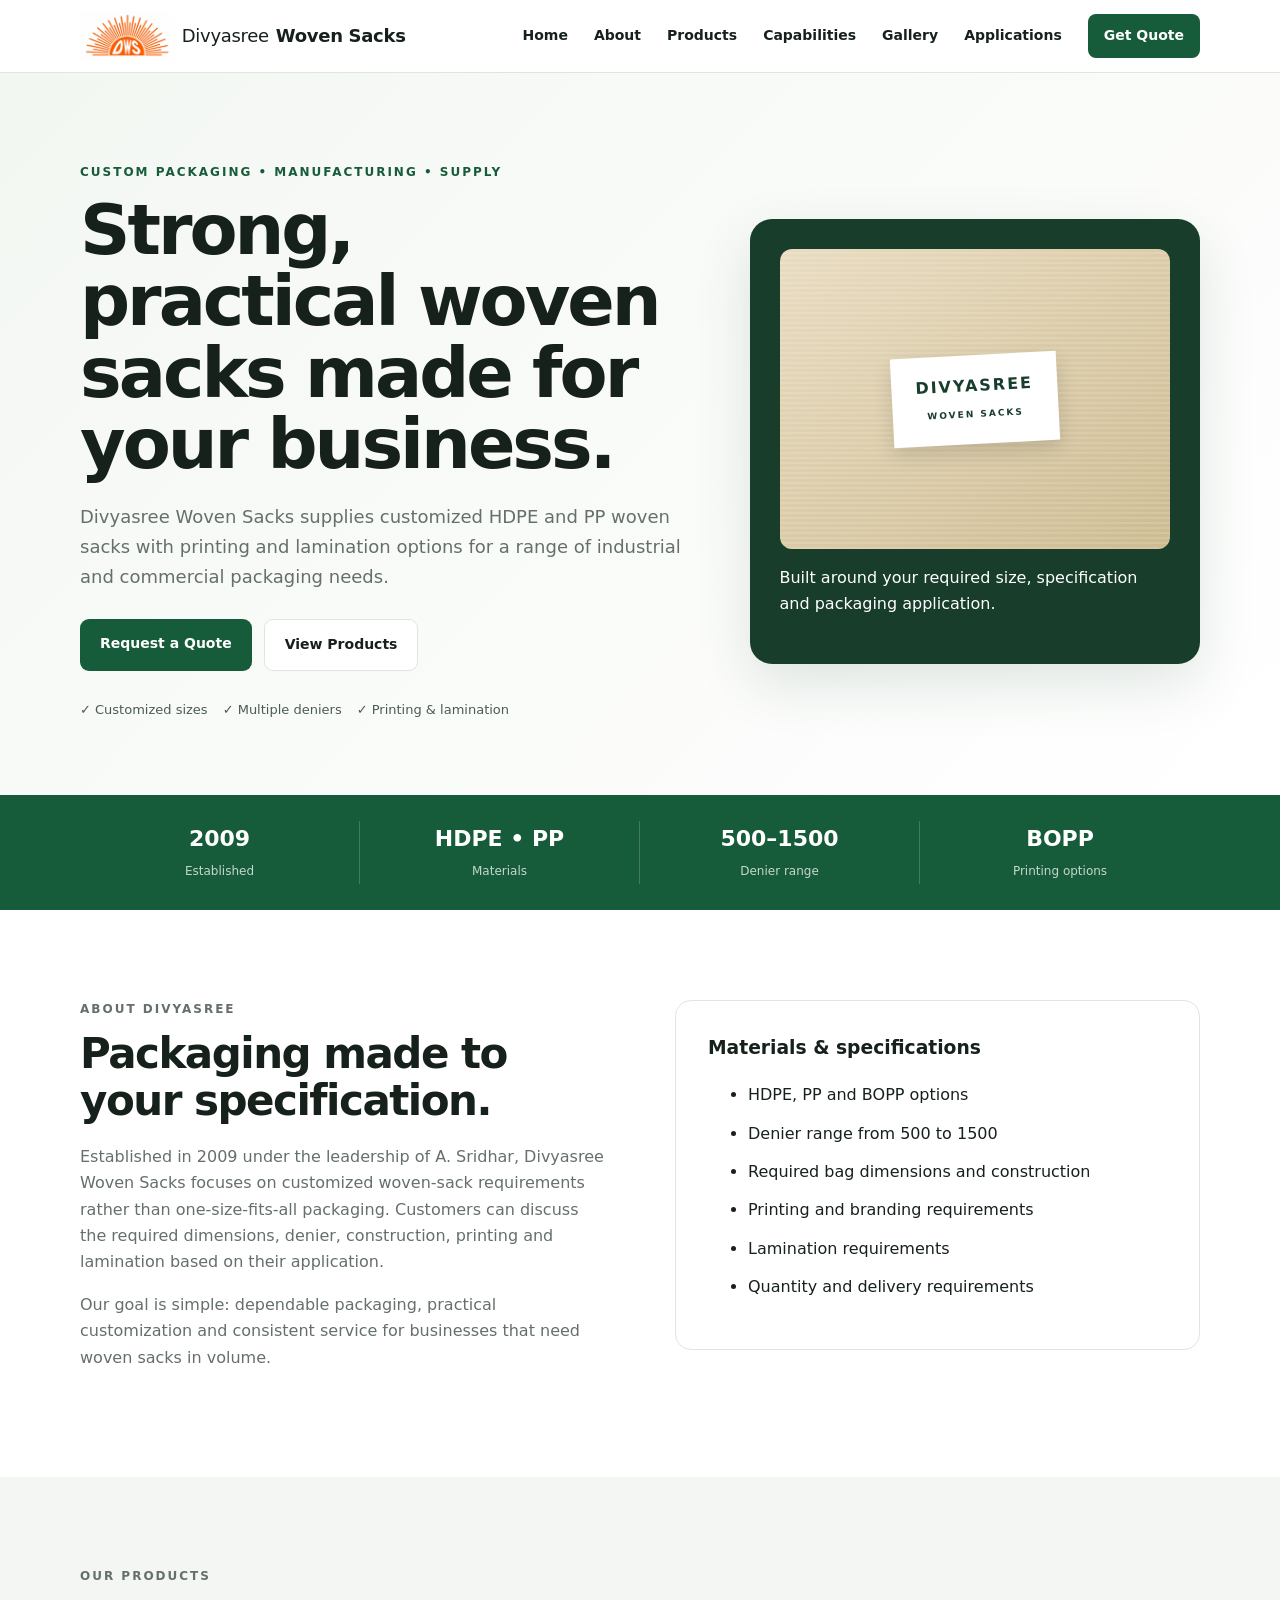
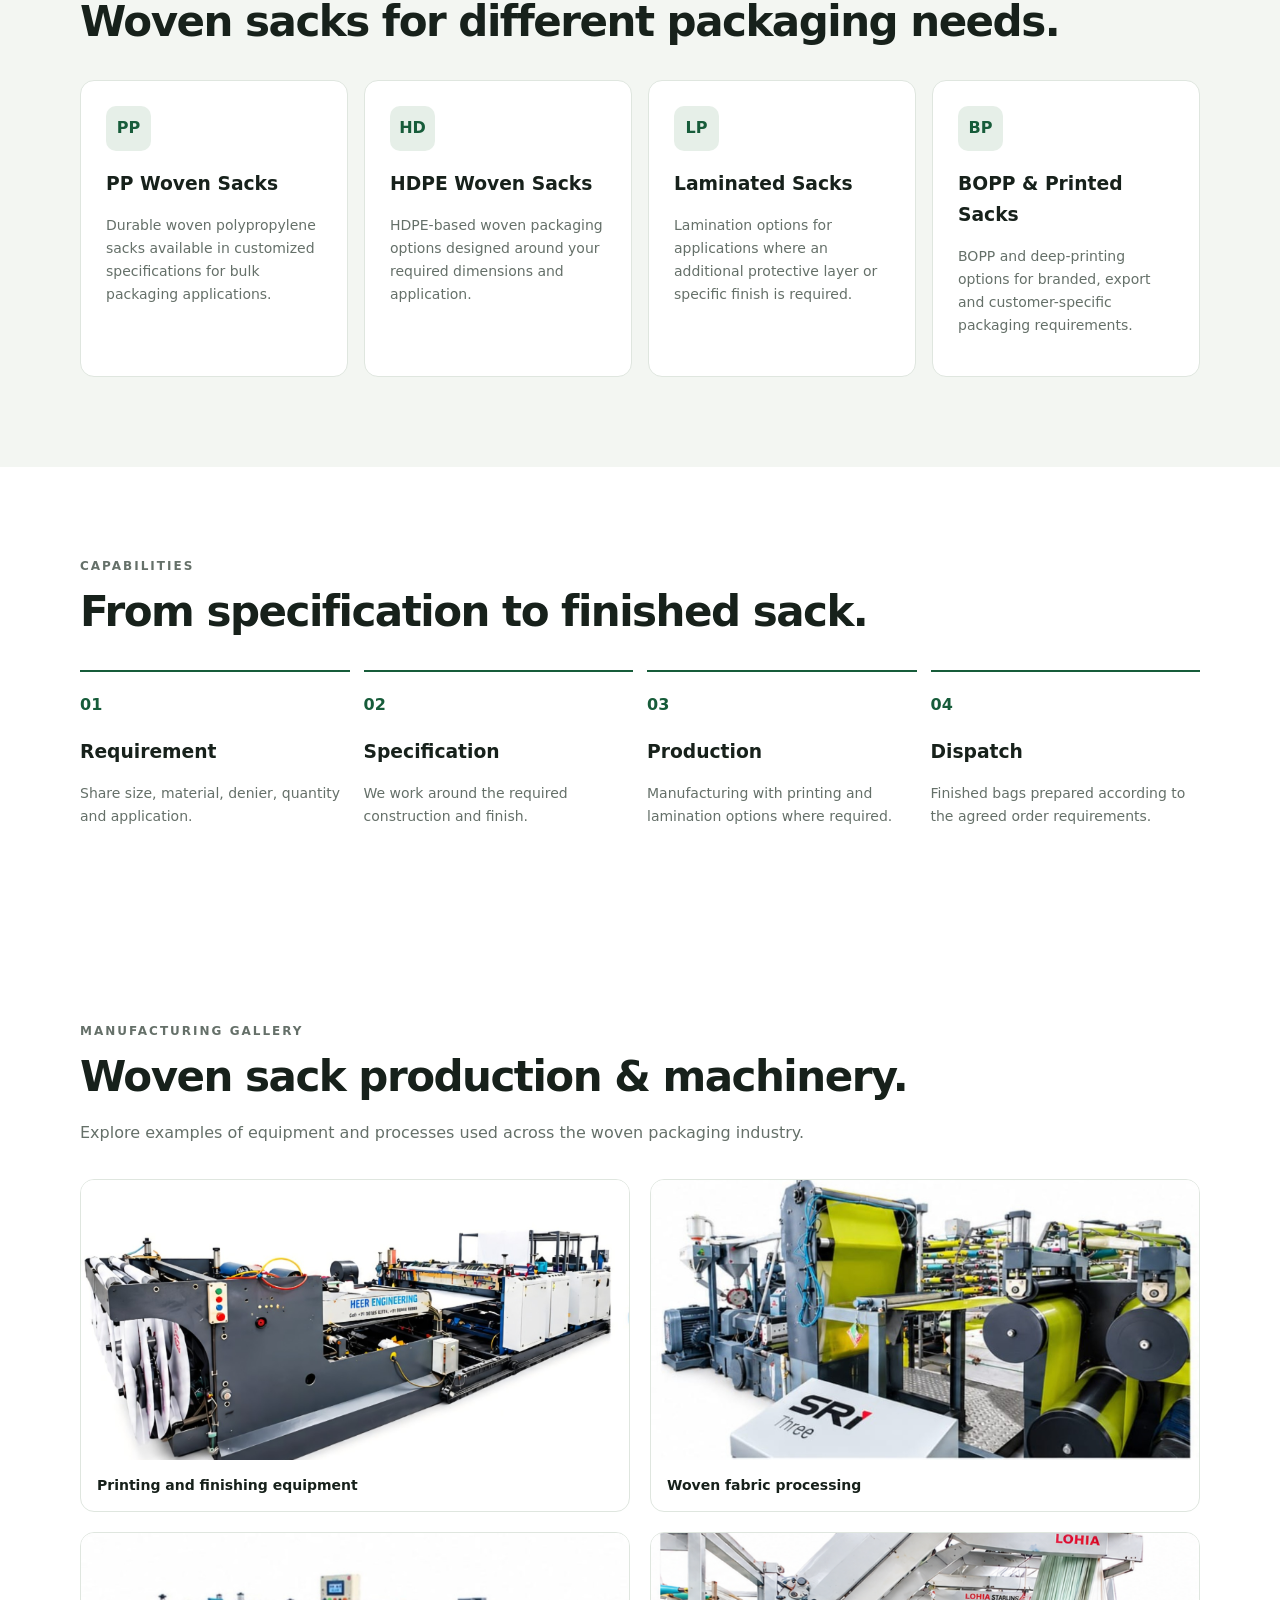
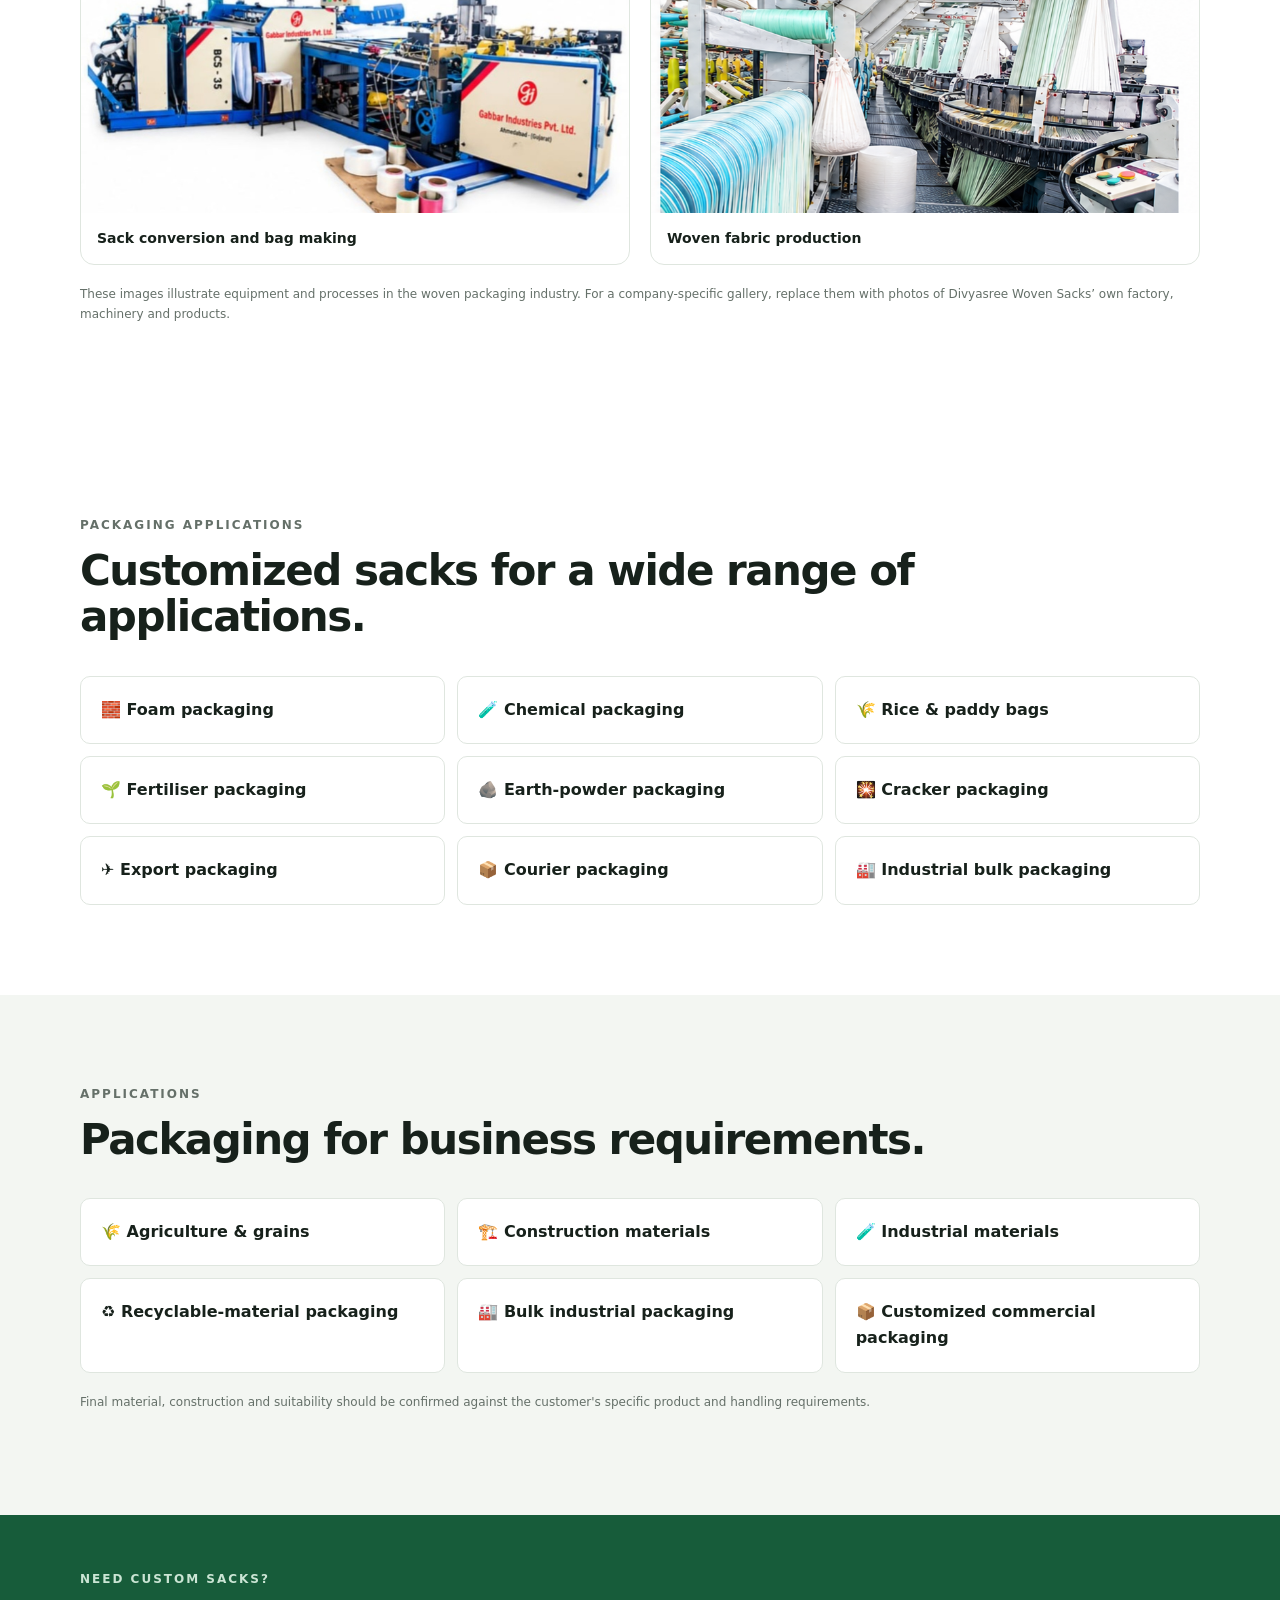
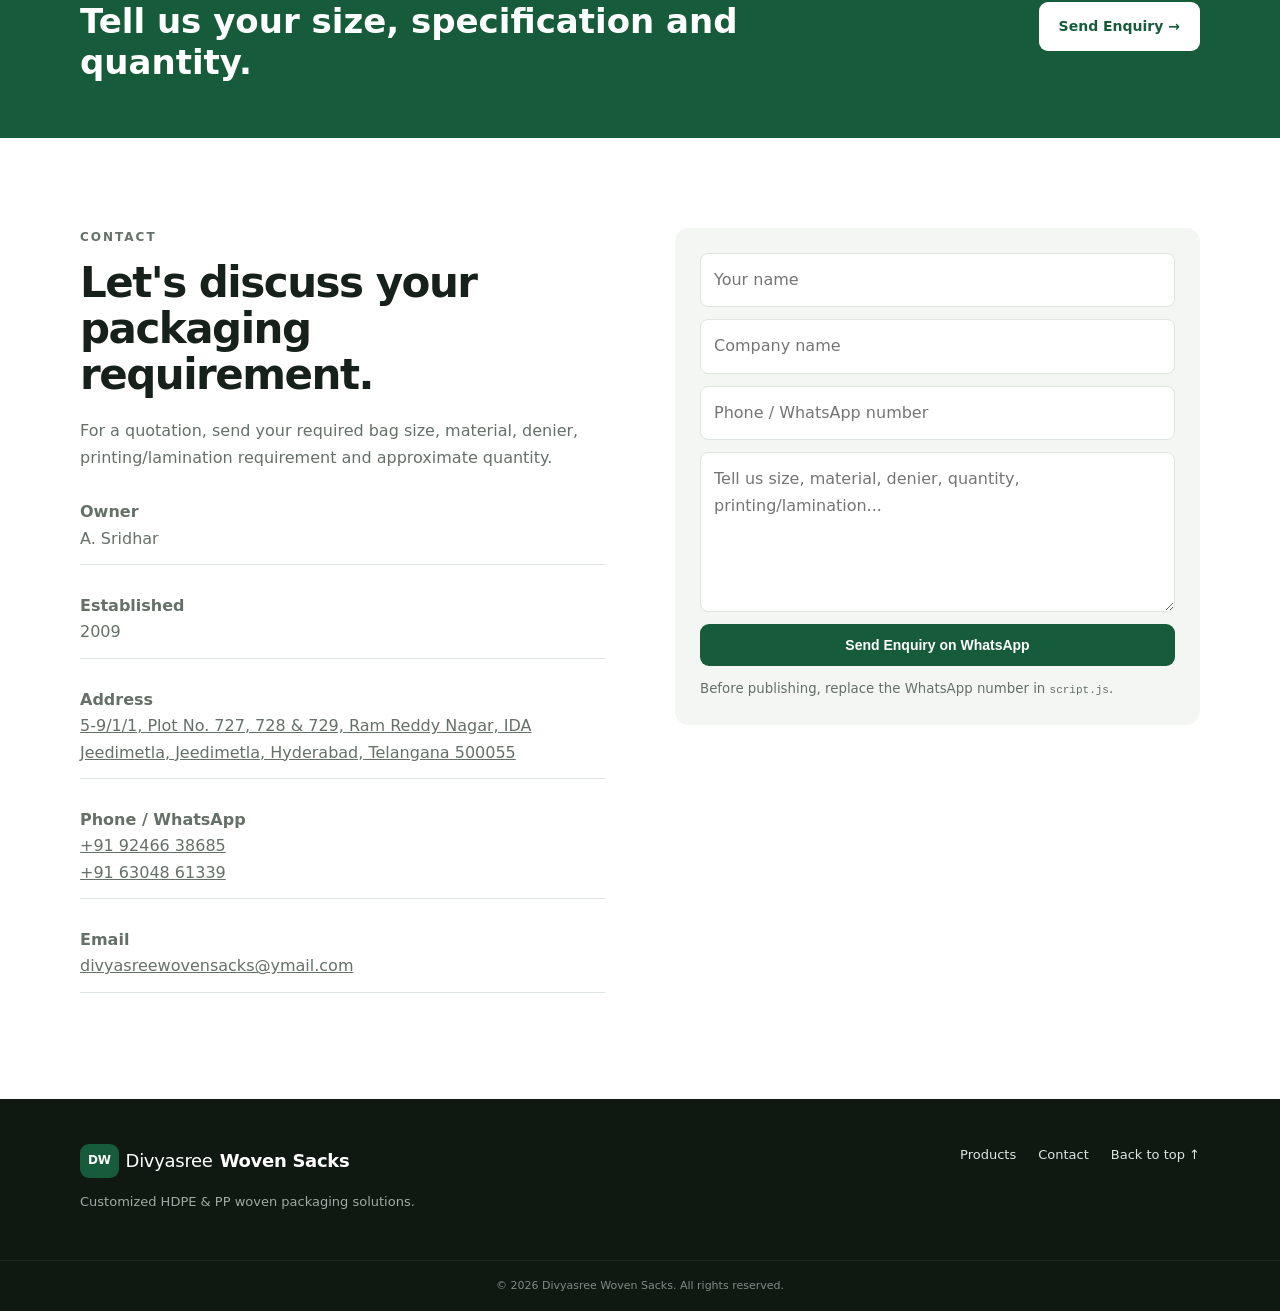
<file: index.html>
<!doctype html>
<html lang="en">
<head> 
<link rel="icon" type="image/jpeg" href="/divyasreewovensacks.github.io/favicon.jpeg?v=2">
  <meta name="google-site-verification" content="fWAm9lSmVxfOkyiezm-b6ggR0S9YFse55doTnzHflNY" /> 
  <meta charset="utf-8">
  <meta name="viewport" content="width=device-width, initial-scale=1">
  <title>Divyasree Woven Sacks | HDPE & PP Woven Sack Manufacturer</title>
  <meta name="description" content="Divyasree Woven Sacks manufactures customized HDPE and PP woven sacks with printing and lamination options. Contact us for customized packaging requirements.">
  <meta name="keywords" content="PP woven sacks, HDPE woven sacks, woven sacks manufacturer Hyderabad, laminated woven sacks, printed woven bags, customized woven sacks">
  <meta name="robots" content="index, follow">
  <link rel="canonical" href="https://revanth-addagulla.github.io/divyasreewovensacks.github.io/">
  <meta property="og:title" content="Divyasree Woven Sacks">
  <meta property="og:description" content="Customized HDPE & PP woven sacks with printing and lamination.">
  <meta property="og:type" content="website">
  <meta property="og:url" content="https://divyasreewovensacks.com/">
  <link rel="stylesheet" href="style.css">
  <script type="application/ld+json">
  {
    "@context":"https://schema.org",
    "@type":"Organization",
    "name":"Divyasree Woven Sacks",
    "url":"https://divyasreewovensacks.com/",
    "description":"Manufacturer and supplier of customized HDPE and PP woven sacks, including printed and laminated options.",
    "areaServed":"Hyderabad, Telangana, India"
  }
  </script>
</head>
<body>
<header class="site-header">
  <div class="container nav">
    <a class="logo" href="#home">
<img src="WhatsApp%20Image%202026-10-14%20at%203.16.38%20PM.jpeg" alt="Divyasree Woven Sacks Logo" style="height:50px;width:auto;object-fit:contain;">
 Divyasree <b>Woven Sacks</b></a>
    <button class="menu" aria-label="Open menu" onclick="toggleMenu()">☰</button>
    <nav id="nav">
      <a href="#home">Home</a><a href="#about">About</a><a href="#products">Products</a>
      <a href="#capabilities">Capabilities</a><a href="#gallery">Gallery</a><a href="#applications">Applications</a><a href="#contact" class="nav-cta">Get Quote</a>
    </nav>
  </div>
</header>

<main>
<section id="home" class="hero">
  <div class="container hero-grid">
    <div>
      <p class="eyebrow">CUSTOM PACKAGING • MANUFACTURING • SUPPLY</p>
      <h1>Strong, practical woven sacks made for your business.</h1>
      <p class="hero-text">Divyasree Woven Sacks supplies customized HDPE and PP woven sacks with printing and lamination options for a range of industrial and commercial packaging needs.</p>
      <div class="actions">
        <a class="btn primary" href="#contact">Request a Quote</a>
        <a class="btn secondary" href="#products">View Products</a>
      </div>
      <div class="trust">
        <span>✓ Customized sizes</span><span>✓ Multiple deniers</span><span>✓ Printing & lamination</span>
      </div>
    </div>
    <div class="hero-card">
      <div class="sack-art"><div class="sack-label">DIVYASREE<br><small>WOVEN SACKS</small></div></div>
      <p>Built around your required size, specification and packaging application.</p>
    </div>
  </div>
</section>

<section class="stats">
  <div class="container stats-grid">
    <div><strong>2009</strong><span>Established</span></div>
    <div><strong>HDPE • PP</strong><span>Materials</span></div>
    <div><strong>500–1500</strong><span>Denier range</span></div>
    <div><strong>BOPP</strong><span>Printing options</span></div>
  </div>
</section>

<section id="about" class="section">
  <div class="container two-col">
    <div>
      <p class="eyebrow">ABOUT DIVYASREE</p>
      <h2>Packaging made to your specification.</h2>
      <p>Established in 2009 under the leadership of A. Sridhar, Divyasree Woven Sacks focuses on customized woven-sack requirements rather than one-size-fits-all packaging. Customers can discuss the required dimensions, denier, construction, printing and lamination based on their application.</p>
      <p>Our goal is simple: dependable packaging, practical customization and consistent service for businesses that need woven sacks in volume.</p>
    </div>
    <div class="feature-box">
      <h3>Materials & specifications</h3>
      <ul>
        <li>HDPE, PP and BOPP options</li>
        <li>Denier range from 500 to 1500</li>
        <li>Required bag dimensions and construction</li>
        <li>Printing and branding requirements</li>
        <li>Lamination requirements</li>
        <li>Quantity and delivery requirements</li>
      </ul>
    </div>
  </div>
</section>

<section id="products" class="section alt">
  <div class="container">
    <p class="eyebrow">OUR PRODUCTS</p>
    <h2>Woven sacks for different packaging needs.</h2>
    <div class="cards">
      <article class="card"><div class="icon">PP</div><h3>PP Woven Sacks</h3><p>Durable woven polypropylene sacks available in customized specifications for bulk packaging applications.</p></article>
      <article class="card"><div class="icon">HD</div><h3>HDPE Woven Sacks</h3><p>HDPE-based woven packaging options designed around your required dimensions and application.</p></article>
      <article class="card"><div class="icon">LP</div><h3>Laminated Sacks</h3><p>Lamination options for applications where an additional protective layer or specific finish is required.</p></article>
      <article class="card"><div class="icon">BP</div><h3>BOPP & Printed Sacks</h3><p>BOPP and deep-printing options for branded, export and customer-specific packaging requirements.</p></article>
    </div>
  </div>
</section>

<section id="capabilities" class="section">
  <div class="container">
    <p class="eyebrow">CAPABILITIES</p>
    <h2>From specification to finished sack.</h2>
    <div class="process">
      <div><span>01</span><h3>Requirement</h3><p>Share size, material, denier, quantity and application.</p></div>
      <div><span>02</span><h3>Specification</h3><p>We work around the required construction and finish.</p></div>
      <div><span>03</span><h3>Production</h3><p>Manufacturing with printing and lamination options where required.</p></div>
      <div><span>04</span><h3>Dispatch</h3><p>Finished bags prepared according to the agreed order requirements.</p></div>
    </div>
  </div>
</section>


<section id="gallery" class="section">
  <div class="container">
    <p class="eyebrow">MANUFACTURING GALLERY</p>
    <h2>Woven sack production &amp; machinery.</h2>
    <p>Explore examples of equipment and processes used across the woven packaging industry.</p>
    <div class="gallery-grid">
      <figure class="gallery-card"><img src="woven-sack-printing-machine.jpg" alt="Industrial machine used in woven sack processing and finishing" loading="lazy"><figcaption>Printing and finishing equipment</figcaption></figure>
      <figure class="gallery-card"><img src="woven-fabric-processing-machine.jpg" alt="Industrial woven packaging fabric processing machinery" loading="lazy"><figcaption>Woven fabric processing</figcaption></figure>
      <figure class="gallery-card"><img src="woven-sack-conversion-machine.jpg" alt="Industrial woven sack conversion and bag-making equipment" loading="lazy"><figcaption>Sack conversion and bag making</figcaption></figure>
      <figure class="gallery-card"><img src="woven-sack-weaving-process.png" alt="Woven sack production line with multiple circular looms" loading="lazy"><figcaption>Woven fabric production</figcaption></figure>
    </div>
    <p class="note">These images illustrate equipment and processes in the woven packaging industry. For a company-specific gallery, replace them with photos of Divyasree Woven Sacks’ own factory, machinery and products.</p>
  </div>
</section>

<section id="applications" class="section">
  <div class="container">
    <p class="eyebrow">PACKAGING APPLICATIONS</p>
    <h2>Customized sacks for a wide range of applications.</h2>
    <div class="industry-grid">
      <div>🧱 Foam packaging</div><div>🧪 Chemical packaging</div>
      <div>🌾 Rice & paddy bags</div><div>🌱 Fertiliser packaging</div>
      <div>🪨 Earth-powder packaging</div><div>🎇 Cracker packaging</div>
      <div>✈️ Export packaging</div><div>📦 Courier packaging</div>
      <div>🏭 Industrial bulk packaging</div>
    </div>
  </div>
</section>

<section id="industries" class="section alt">
  <div class="container">
    <p class="eyebrow">APPLICATIONS</p>
    <h2>Packaging for business requirements.</h2>
    <div class="industry-grid">
      <div>🌾 Agriculture & grains</div><div>🏗️ Construction materials</div>
      <div>🧪 Industrial materials</div><div>♻️ Recyclable-material packaging</div>
      <div>🏭 Bulk industrial packaging</div><div>📦 Customized commercial packaging</div>
    </div>
    <p class="note">Final material, construction and suitability should be confirmed against the customer's specific product and handling requirements.</p>
  </div>
</section>

<section class="quote">
  <div class="container quote-inner">
    <div><p class="eyebrow">NEED CUSTOM SACKS?</p><h2>Tell us your size, specification and quantity.</h2></div>
    <a class="btn light" href="#contact">Send Enquiry →</a>
  </div>
</section>

<section id="contact" class="section contact">
  <div class="container two-col">
    <div>
      <p class="eyebrow">CONTACT</p>
      <h2>Let's discuss your packaging requirement.</h2>
      <p>For a quotation, send your required bag size, material, denier, printing/lamination requirement and approximate quantity.</p>
      <div class="contact-list">
        <p><strong>Owner</strong><br>A. Sridhar</p>
        <p><strong>Established</strong><br>2009</p>
        <p>
<strong>Address</strong><br>
<a href="https://www.google.com/maps/place/Divyasree+woven+sacks/@17.5278856,78.4526628,17z/data=!3m1!4b1!4m6!3m5!1s0x3bcb8f004b76f203:0x47d94029262bf1f4!8m2!3d17.5278856!4d78.4552377!16s%2Fg%2F11yyfcyq_m"
target="_blank">
5-9/1/1, Plot No. 727, 728 &amp; 729, Ram Reddy Nagar,
IDA Jeedimetla, Jeedimetla, Hyderabad, Telangana 500055
</a>
</p>
        <p><strong>Phone / WhatsApp</strong><br><a href="tel:+919246638685">+91 92466 38685</a><br><a href="tel:+916304861339">+91 63048 61339</a></p>
        <p><strong>Email</strong><br><a href="mailto:divyasreewovensacks@ymail.com">divyasreewovensacks@ymail.com</a></p>
      </div>
    </div>
    <form class="form" onsubmit="sendEnquiry(event)">
      <input id="name" required placeholder="Your name">
      <input id="company" placeholder="Company name">
      <input id="phone" required placeholder="Phone / WhatsApp number">
      <textarea id="message" required rows="5" placeholder="Tell us size, material, denier, quantity, printing/lamination..."></textarea>
      <button class="btn primary" type="submit">Send Enquiry on WhatsApp</button>
      <small>Before publishing, replace the WhatsApp number in <code>script.js</code>.</small>
    </form>
  </div>
</section>
</main>

<footer>
  <div class="container footer">
    <div><div class="logo"><span>DW</span> Divyasree <b>Woven Sacks</b></div><p>Customized HDPE & PP woven packaging solutions.</p></div>
    <div><a href="#products">Products</a><a href="#contact">Contact</a><a href="#home">Back to top ↑</a></div>
  </div>
  <div class="copyright">© 2026 Divyasree Woven Sacks. All rights reserved.</div>
</footer>
<script src="script.js"></script>
</body>
</html>
</file>
<file: style.css>
:root{--ink:#17211b;--muted:#657069;--paper:#fff;--soft:#f3f6f2;--green:#175c3a;--green2:#0f452c;--line:#dfe6df;--accent:#d6a548}*{box-sizing:border-box}html{scroll-behavior:smooth}body{margin:0;font-family:Inter,system-ui,-apple-system,Segoe UI,Roboto,Arial,sans-serif;color:var(--ink);line-height:1.65;background:var(--paper)}a{color:inherit}.container{width:min(1120px,92%);margin:auto}.site-header{position:sticky;top:0;z-index:10;background:rgba(255,255,255,.94);backdrop-filter:blur(10px);border-bottom:1px solid var(--line)}.nav{min-height:72px;display:flex;align-items:center;justify-content:space-between}.logo{text-decoration:none;font-size:18px;letter-spacing:-.3px;display:flex;gap:7px;align-items:center}.logo span{background:var(--green);color:#fff;border-radius:9px;padding:7px 8px;font-size:12px;font-weight:800}.logo b{font-weight:800}nav{display:flex;gap:26px;align-items:center}nav a{text-decoration:none;font-weight:650;font-size:14px}.nav-cta{background:var(--green);color:#fff;padding:10px 16px;border-radius:8px}.menu{display:none;border:0;background:none;font-size:25px}.hero{background:linear-gradient(135deg,#f3f7f2,#fff);padding:90px 0 75px}.hero-grid{display:grid;grid-template-columns:1.15fr .85fr;gap:60px;align-items:center}.eyebrow{font-size:12px;font-weight:800;letter-spacing:2px;color:var(--green);margin:0 0 12px}.hero h1{font-size:clamp(42px,6vw,70px);line-height:1.02;letter-spacing:-3px;margin:0 0 22px;max-width:720px}.hero-text{font-size:18px;color:var(--muted);max-width:650px}.actions{display:flex;gap:12px;margin:28px 0}.btn{display:inline-block;border:0;border-radius:9px;padding:13px 20px;text-decoration:none;font-weight:800;cursor:pointer;font-size:14px}.primary{background:var(--green);color:#fff}.primary:hover{background:var(--green2)}.secondary{border:1px solid var(--line);background:#fff}.light{background:#fff;color:var(--green)}.trust{display:flex;flex-wrap:wrap;gap:15px;color:#4c5b52;font-size:13px}.hero-card{background:#183d2b;border-radius:22px;padding:30px;color:#fff;box-shadow:0 20px 55px #173d2b20}.sack-art{height:300px;border-radius:12px;background:linear-gradient(145deg,#e9dcc1,#cdbb91);display:flex;align-items:center;justify-content:center;position:relative;overflow:hidden}.sack-art:before{content:"";position:absolute;inset:0;background:repeating-linear-gradient(0deg,#ffffff22 0 2px,transparent 2px 5px)}.sack-label{background:#fff;color:#173d2b;padding:18px 24px;text-align:center;font-weight:900;letter-spacing:2px;transform:rotate(-3deg);box-shadow:0 8px 20px #0002}.sack-label small{font-size:9px}.stats{background:var(--green);color:#fff}.stats-grid{display:grid;grid-template-columns:repeat(4,1fr);padding:26px 0}.stats-grid div{text-align:center;border-right:1px solid #ffffff30}.stats-grid div:last-child{border:0}.stats-grid strong{display:block;font-size:22px}.stats-grid span{font-size:12px;opacity:.75}.section{padding:90px 0}.alt{background:var(--soft)}.two-col{display:grid;grid-template-columns:1fr 1fr;gap:70px;align-items:start}.section h2{font-size:42px;line-height:1.1;letter-spacing:-1.5px;margin:0 0 20px}.section p{color:var(--muted)}.feature-box{background:#fff;border:1px solid var(--line);padding:32px;border-radius:16px}.feature-box h3{margin-top:0}.feature-box li{margin:12px 0}.cards{display:grid;grid-template-columns:repeat(4,1fr);gap:16px;margin-top:35px}.card{background:#fff;border:1px solid var(--line);border-radius:14px;padding:25px}.icon{width:45px;height:45px;border-radius:10px;background:#e6efe8;color:var(--green);display:grid;place-items:center;font-weight:900;margin-bottom:18px}.card h3{margin:0 0 8px}.card p{font-size:14px}.process{display:grid;grid-template-columns:repeat(4,1fr);gap:14px;margin-top:35px}.process>div{border-top:2px solid var(--green);padding-top:20px}.process span{font-weight:900;color:var(--green)}.process h3{margin-bottom:5px}.process p{font-size:14px}.industry-grid{display:grid;grid-template-columns:repeat(3,1fr);gap:12px;margin-top:35px}.industry-grid div{padding:20px;background:#fff;border:1px solid var(--line);border-radius:10px;font-weight:700}.note{font-size:12px;margin-top:20px}.quote{background:var(--green);color:#fff;padding:55px 0}.quote .eyebrow{color:#cbe5d4}.quote h2{margin:0;font-size:34px;line-height:1.2;max-width:680px}.quote-inner{display:flex;justify-content:space-between;align-items:center;gap:25px}.contact-list p{border-bottom:1px solid var(--line);padding:12px 0}.form{display:grid;gap:12px;background:var(--soft);padding:25px;border-radius:14px}.form input,.form textarea{width:100%;border:1px solid var(--line);border-radius:8px;padding:13px;font:inherit;background:#fff}.form small{color:var(--muted)}.placeholder{font-size:11px;color:#a15d00}code{font-size:11px}footer{background:#101812;color:#dce5df;padding-top:45px}.footer{display:flex;justify-content:space-between;gap:30px;padding-bottom:35px}.footer .logo{color:#fff}.footer p{color:#9eaaa2;font-size:13px}.footer>div:last-child{display:flex;gap:22px;align-items:flex-start}.footer a{text-decoration:none;font-size:13px}.copyright{text-align:center;border-top:1px solid #ffffff12;padding:16px;color:#7f8b84;font-size:11px}@media(max-width:800px){.menu{display:block}nav{display:none;position:absolute;left:0;right:0;top:72px;background:#fff;padding:20px;flex-direction:column;border-bottom:1px solid var(--line)}nav.open{display:flex}.hero{padding:55px 0}.hero-grid,.two-col{grid-template-columns:1fr;gap:35px}.hero h1{letter-spacing:-2px}.stats-grid{grid-template-columns:repeat(2,1fr);gap:20px}.stats-grid div:nth-child(2){border:0}.cards{grid-template-columns:1fr 1fr}.process{grid-template-columns:1fr 1fr}.industry-grid{grid-template-columns:1fr 1fr}.quote-inner{display:block}.quote .btn{margin-top:20px}.footer{display:block}.footer>div:last-child{margin-top:20px;flex-wrap:wrap}}@media(max-width:520px){.cards,.process,.industry-grid{grid-template-columns:1fr}.hero h1{font-size:42px}.section{padding:65px 0}.section h2{font-size:34px}.hero-card{padding:16px}.sack-art{height:230px}}
.gallery-grid{display:grid;grid-template-columns:repeat(2,minmax(0,1fr));gap:20px;margin-top:32px}
.gallery-card{margin:0;background:#fff;border:1px solid var(--line);border-radius:14px;overflow:hidden}
.gallery-card img{display:block;width:100%;height:280px;object-fit:cover;background:var(--soft)}
.gallery-card figcaption{padding:14px 16px;font-weight:750;font-size:14px}
@media(max-width:600px){.gallery-grid{grid-template-columns:1fr}.gallery-card img{height:230px}}
</file>
